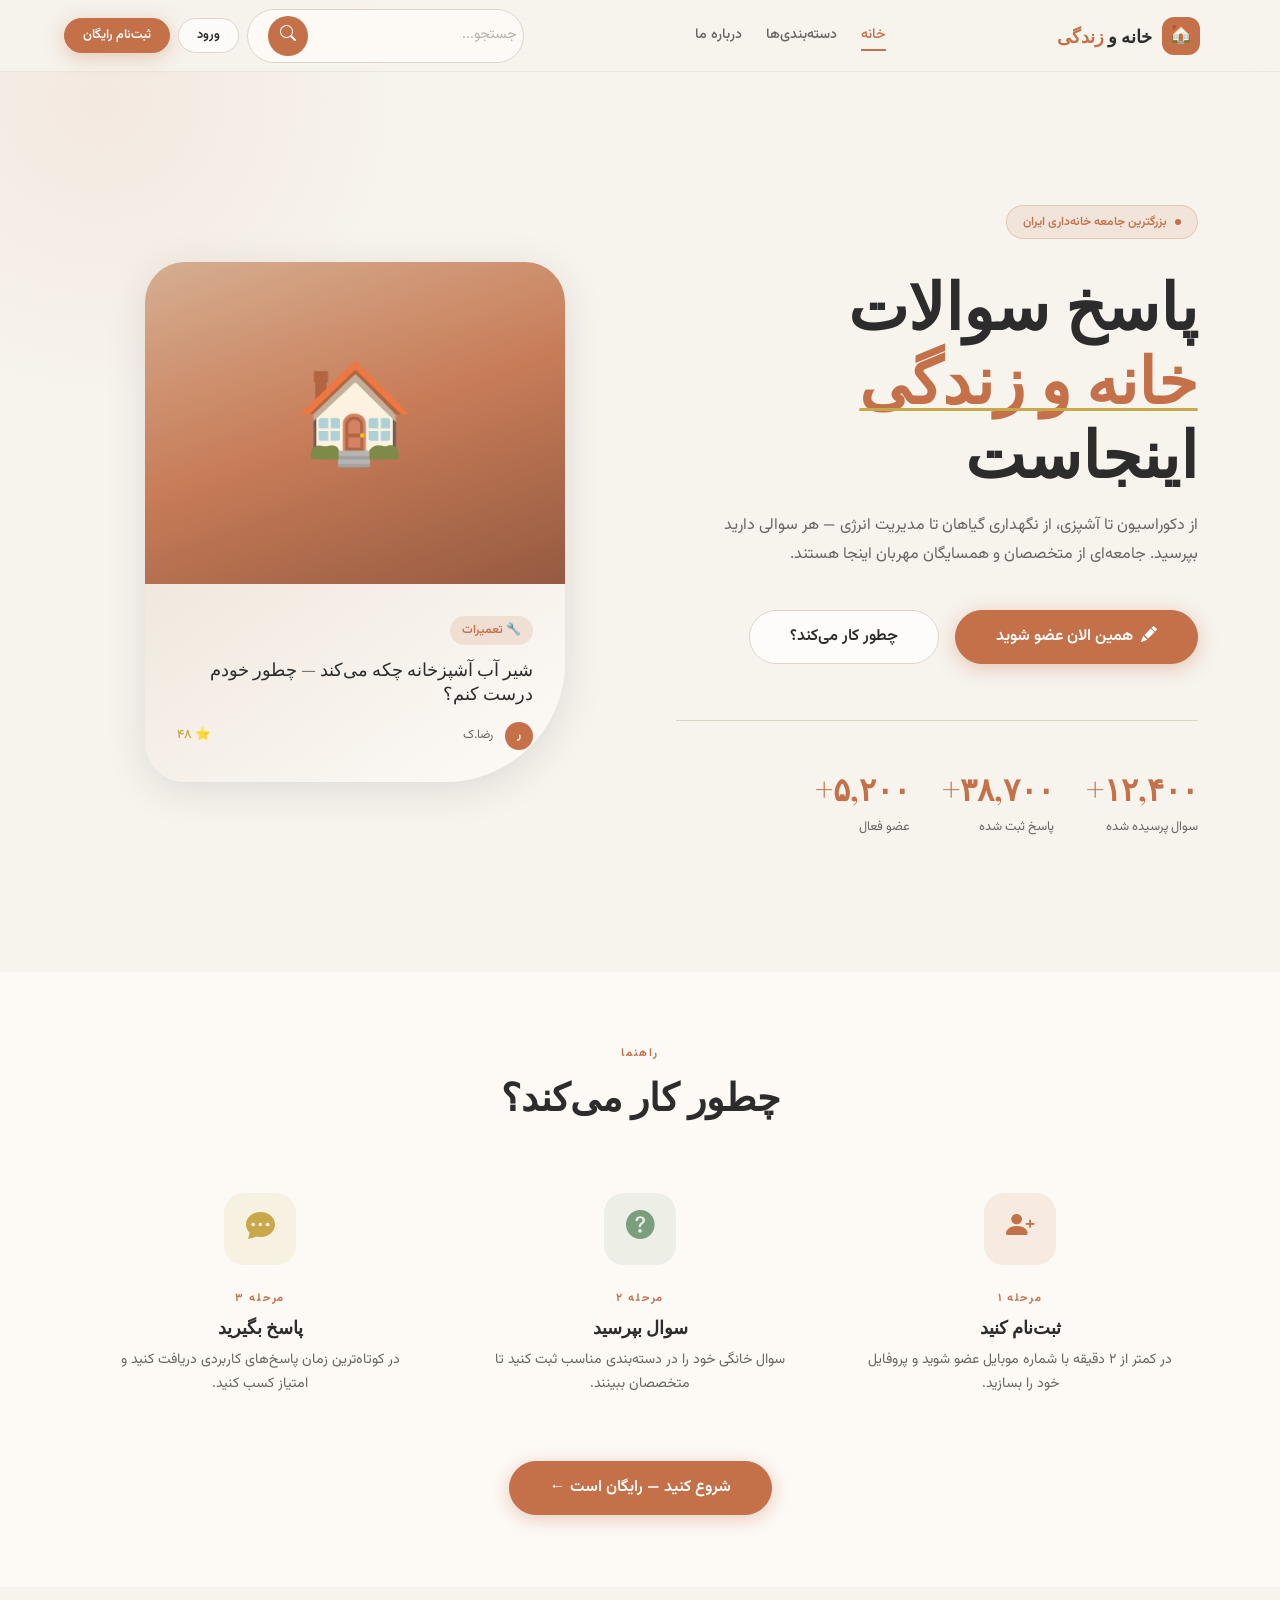
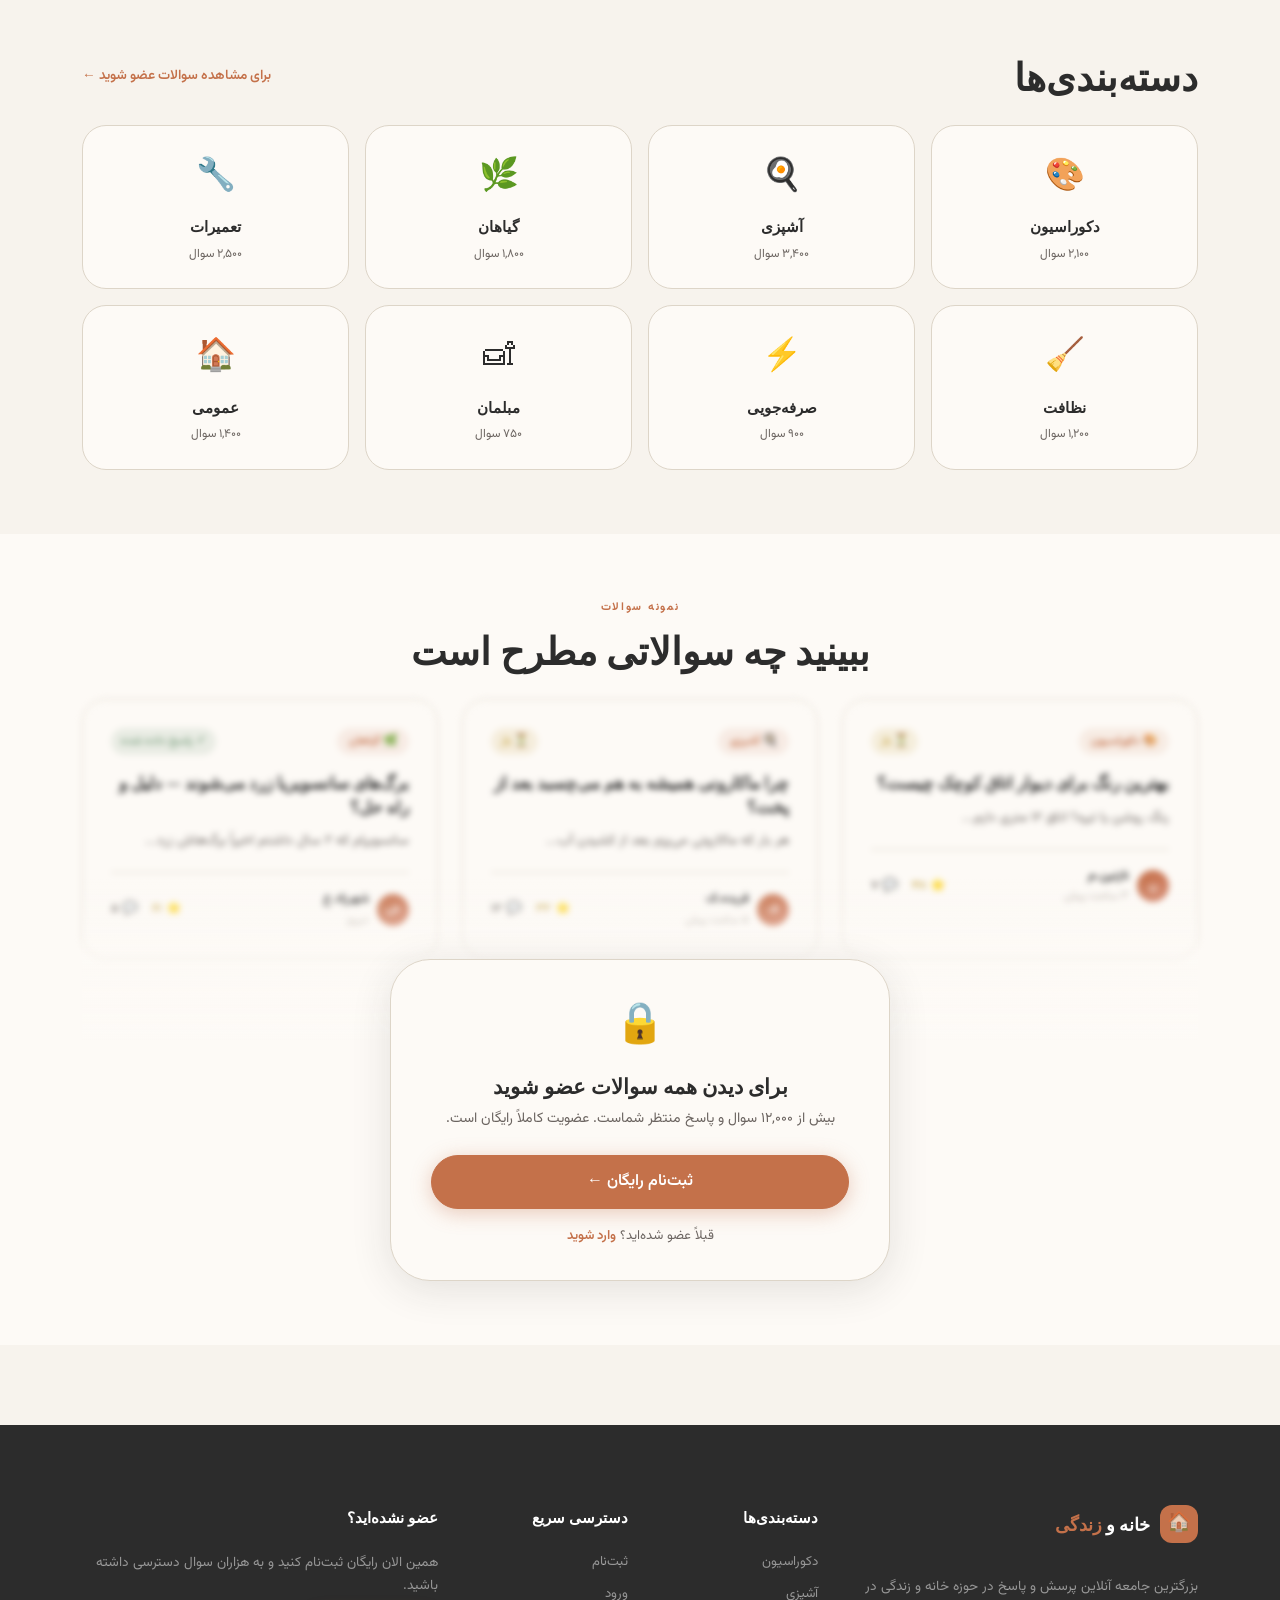
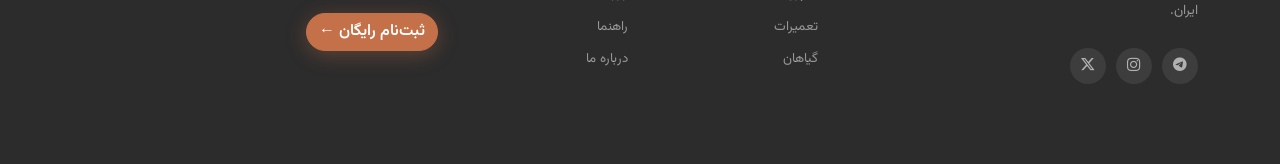
<file: index.html>
<!DOCTYPE html>
<html lang="fa" dir="rtl">
<head>
  <meta charset="UTF-8">
  <meta name="viewport" content="width=device-width, initial-scale=1.0">
  <title>پرسش و پاسخ خانه و زندگی</title>
  <link rel="icon" href="data:image/svg+xml,<svg xmlns='http://www.w3.org/2000/svg' viewBox='0 0 100 100'><text y='.9em' font-size='90'>🏠</text></svg>">
  <link href="https://cdn.jsdelivr.net/npm/bootstrap@5.3.3/dist/css/bootstrap.min.css" rel="stylesheet">
  <link href="https://cdn.jsdelivr.net/npm/bootstrap-icons@1.11.3/font/bootstrap-icons.min.css" rel="stylesheet">
  <link rel="stylesheet" href="style.css">
</head>
<body>

<!-- NAVBAR -->
<nav class="navbar navbar-expand-lg fixed-top" id="navbar">
  <div class="container-fluid px-4">
    <a href="index.html" class="nav-logo navbar-brand">
      <div class="nav-logo-icon">🏠</div>
      <div class="nav-logo-text">خانه و <span>زندگی</span></div>
    </a>

    <button class="navbar-toggler" type="button" data-bs-toggle="collapse" data-bs-target="#navMain">
      <span class="navbar-toggler-icon"></span>
    </button>

    <div class="collapse navbar-collapse" id="navMain">
      <ul class="navbar-nav mx-auto gap-lg-4">
        <li class="nav-item"><a class="nav-link active" href="index.html">خانه</a></li>
        <li class="nav-item"><a class="nav-link" href="#categories">دسته‌بندی‌ها</a></li>
        <li class="nav-item"><a class="nav-link" href="index.html">درباره ما</a></li>
      </ul>

      <div class="d-flex align-items-center gap-2 mt-3 mt-lg-0">
        <div class="search-bar d-none d-lg-flex" style="min-width:200px;">
          <input type="text" id="searchInput" placeholder="جستجو...">
          <button class="search-bar-btn"><i class="bi bi-search"></i></button>
        </div>
        <a href="login.html" class="btn btn-ghost btn-sm">ورود</a>
        <a href="register.html" class="btn btn-primary btn-sm">ثبت‌نام رایگان</a>
      </div>
    </div>
  </div>
</nav>

<!--HERO-->
<section class="hero" style="padding-top:72px;">
  <div class="container-fluid container-xl">
    <div class="row align-items-center min-vh-100">

      <!-- Content -->
      <div class="col-lg-6">
        <div class="hero-content ps-lg-4">
          <div class="hero-eyebrow">
            <span class="dot"></span>
            <span>بزرگترین جامعه خانه‌داری ایران</span>
          </div>
          <h1 class="hero-title">
            پاسخ سوالات<br>
            <span class="highlight">خانه و زندگی</span><br>
            اینجاست
          </h1>
          <p class="hero-desc">
            از دکوراسیون تا آشپزی، از نگهداری گیاهان تا مدیریت انرژی —
            هر سوالی دارید بپرسید. جامعه‌ای از متخصصان و همسایگان مهربان اینجا هستند.
          </p>
          <div class="d-flex flex-wrap gap-3">
            <a href="register.html" class="btn btn-primary btn-lg">
              <i class="bi bi-pencil-fill ms-2"></i>همین الان عضو شوید
            </a>
            <a href="#how" class="btn btn-ghost btn-lg">چطور کار می‌کند؟</a>
          </div>
          <div class="hero-stats">
            <div>
              <div class="hero-stat-num">۱۲,۴۰۰+</div>
              <div class="hero-stat-label">سوال پرسیده شده</div>
            </div>
            <div>
              <div class="hero-stat-num">۳۸,۷۰۰+</div>
              <div class="hero-stat-label">پاسخ ثبت شده</div>
            </div>
            <div>
              <div class="hero-stat-num">۵,۲۰۰+</div>
              <div class="hero-stat-label">عضو فعال</div>
            </div>
          </div>
        </div>
      </div>

      <!-- Visual card -->
      <div class="col-lg-6 d-none d-lg-block">
        <div class="hero-visual">
          <div class="hero-visual-main">
            <div class="hero-visual-bg">🏠</div>
            <div class="hero-card-content">
              <span class="hero-card-tag">🔧 تعمیرات</span>
              <div class="hero-card-q">شیر آب آشپزخانه چکه می‌کند — چطور خودم درست کنم؟</div>
              <div class="hero-card-meta">
                <div class="hero-card-avatar">ر</div>
                <span>رضا.ک</span>
                <div class="hero-card-votes">⭐ ۴۸</div>
              </div>
            </div>
          </div>
        </div>
      </div>
    </div>
  </div>
</section>

<!--HOW IT WORKS-->
<section id="how" class="py-5" style="background:var(--warm-white);">
  <div class="container py-4">
    <div class="text-center mb-5">
      <span class="label-tag d-block mb-2">راهنما</span>
      <h2 class="section-title">چطور کار می‌کند؟</h2>
    </div>
    <div class="row g-4 justify-content-center">

      <!-- مرحله ۱ -->
      <div class="col-md-4">
        <div class="text-center p-4">
          <div class="mx-auto mb-4 d-flex align-items-center justify-content-center"
               style="width:72px;height:72px;border-radius:20px;background:rgba(196,113,74,.12);">
            <i class="bi bi-person-plus-fill" style="font-size:1.8rem;color:var(--terracotta);"></i>
          </div>
          <div class="label-tag mb-2">مرحله ۱</div>
          <h4 style="font-family:var(--font-display);font-size:1.1rem;margin-bottom:10px;">ثبت‌نام کنید</h4>
          <p style="font-size:.88rem;color:var(--warm-gray);line-height:1.7;">در کمتر از ۲ دقیقه با شماره موبایل عضو شوید و پروفایل خود را بسازید.</p>
        </div>
      </div>

      <!-- مرحله ۲ -->
      <div class="col-md-4">
        <div class="text-center p-4">
          <div class="mx-auto mb-4 d-flex align-items-center justify-content-center"
               style="width:72px;height:72px;border-radius:20px;background:rgba(122,158,126,.12);">
            <i class="bi bi-question-circle-fill" style="font-size:1.8rem;color:var(--sage);"></i>
          </div>
          <div class="label-tag mb-2">مرحله ۲</div>
          <h4 style="font-family:var(--font-display);font-size:1.1rem;margin-bottom:10px;">سوال بپرسید</h4>
          <p style="font-size:.88rem;color:var(--warm-gray);line-height:1.7;">سوال خانگی خود را در دسته‌بندی مناسب ثبت کنید تا متخصصان ببینند.</p>
        </div>
      </div>

      <!-- مرحله ۳ -->
      <div class="col-md-4">
        <div class="text-center p-4">
          <div class="mx-auto mb-4 d-flex align-items-center justify-content-center"
               style="width:72px;height:72px;border-radius:20px;background:rgba(201,168,76,.12);">
            <i class="bi bi-chat-dots-fill" style="font-size:1.8rem;color:var(--gold);"></i>
          </div>
          <div class="label-tag mb-2">مرحله ۳</div>
          <h4 style="font-family:var(--font-display);font-size:1.1rem;margin-bottom:10px;">پاسخ بگیرید</h4>
          <p style="font-size:.88rem;color:var(--warm-gray);line-height:1.7;">در کوتاه‌ترین زمان پاسخ‌های کاربردی دریافت کنید و امتیاز کسب کنید.</p>
        </div>
      </div>

    </div>
    <div class="text-center mt-4">
      <a href="register.html" class="btn btn-primary btn-lg">شروع کنید — رایگان است ←</a>
    </div>
  </div>
</section>

<!--CATEGORIES-->
<section id="categories" class="py-5" style="background:var(--cream);">
  <div class="container py-3">
    <div class="d-flex align-items-center justify-content-between mb-4 flex-wrap gap-2">
      <h2 class="section-title mb-0">دسته‌بندی‌ها</h2>
      <a href="register.html" style="font-size:.85rem;color:var(--terracotta);font-weight:600;">برای مشاهده سوالات عضو شوید ←</a>
    </div>
    <div class="row g-3">

      <div class="col-6 col-md-3">
        <a href="register.html" class="question-card text-center p-4 d-block" style="text-decoration:none;">
          <div style="font-size:2rem;margin-bottom:10px;">🎨</div>
          <div style="font-family:var(--font-display);font-weight:600;font-size:.95rem;color:var(--charcoal);margin-bottom:4px;">دکوراسیون</div>
          <div style="font-size:.75rem;color:var(--warm-gray);">۲,۱۰۰ سوال</div>
        </a>
      </div>

      <div class="col-6 col-md-3">
        <a href="register.html" class="question-card text-center p-4 d-block" style="text-decoration:none;">
          <div style="font-size:2rem;margin-bottom:10px;">🍳</div>
          <div style="font-family:var(--font-display);font-weight:600;font-size:.95rem;color:var(--charcoal);margin-bottom:4px;">آشپزی</div>
          <div style="font-size:.75rem;color:var(--warm-gray);">۳,۴۰۰ سوال</div>
        </a>
      </div>

      <div class="col-6 col-md-3">
        <a href="register.html" class="question-card text-center p-4 d-block" style="text-decoration:none;">
          <div style="font-size:2rem;margin-bottom:10px;">🌿</div>
          <div style="font-family:var(--font-display);font-weight:600;font-size:.95rem;color:var(--charcoal);margin-bottom:4px;">گیاهان</div>
          <div style="font-size:.75rem;color:var(--warm-gray);">۱,۸۰۰ سوال</div>
        </a>
      </div>

      <div class="col-6 col-md-3">
        <a href="register.html" class="question-card text-center p-4 d-block" style="text-decoration:none;">
          <div style="font-size:2rem;margin-bottom:10px;">🔧</div>
          <div style="font-family:var(--font-display);font-weight:600;font-size:.95rem;color:var(--charcoal);margin-bottom:4px;">تعمیرات</div>
          <div style="font-size:.75rem;color:var(--warm-gray);">۲,۵۰۰ سوال</div>
        </a>
      </div>

      <div class="col-6 col-md-3">
        <a href="register.html" class="question-card text-center p-4 d-block" style="text-decoration:none;">
          <div style="font-size:2rem;margin-bottom:10px;">🧹</div>
          <div style="font-family:var(--font-display);font-weight:600;font-size:.95rem;color:var(--charcoal);margin-bottom:4px;">نظافت</div>
          <div style="font-size:.75rem;color:var(--warm-gray);">۱,۲۰۰ سوال</div>
        </a>
      </div>

      <div class="col-6 col-md-3">
        <a href="register.html" class="question-card text-center p-4 d-block" style="text-decoration:none;">
          <div style="font-size:2rem;margin-bottom:10px;">⚡</div>
          <div style="font-family:var(--font-display);font-weight:600;font-size:.95rem;color:var(--charcoal);margin-bottom:4px;">صرفه‌جویی</div>
          <div style="font-size:.75rem;color:var(--warm-gray);">۹۰۰ سوال</div>
        </a>
      </div>

      <div class="col-6 col-md-3">
        <a href="register.html" class="question-card text-center p-4 d-block" style="text-decoration:none;">
          <div style="font-size:2rem;margin-bottom:10px;">🛋</div>
          <div style="font-family:var(--font-display);font-weight:600;font-size:.95rem;color:var(--charcoal);margin-bottom:4px;">مبلمان</div>
          <div style="font-size:.75rem;color:var(--warm-gray);">۷۵۰ سوال</div>
        </a>
      </div>

      <div class="col-6 col-md-3">
        <a href="register.html" class="question-card text-center p-4 d-block" style="text-decoration:none;">
          <div style="font-size:2rem;margin-bottom:10px;">🏠</div>
          <div style="font-family:var(--font-display);font-weight:600;font-size:.95rem;color:var(--charcoal);margin-bottom:4px;">عمومی</div>
          <div style="font-size:.75rem;color:var(--warm-gray);">۱,۴۰۰ سوال</div>
        </a>
      </div>

    </div>
  </div>
</section>

<!--PREVIEW QUESTIONS (blurred, teaser)-->
<section class="py-5" style="background:var(--warm-white);position:relative;">
  <div class="container py-3">
    <div class="text-center mb-4">
      <span class="label-tag d-block mb-2">نمونه سوالات</span>
      <h2 class="section-title">ببینید چه سوالاتی مطرح است</h2>
    </div>

    <!-- Blurred teaser cards -->
    <div class="questions-grid" style="filter:blur(3px);pointer-events:none;user-select:none;">

      <div class="question-card">
        <div class="q-card-header">
          <span class="q-card-cat">🎨 دکوراسیون</span>
          <span class="q-card-status open">⏳ باز</span>
        </div>
        <h3 class="q-card-title">بهترین رنگ برای دیوار اتاق کوچک چیست؟</h3>
        <p class="q-card-excerpt">رنگ روشن یا تیره؟ اتاق ۱۲ متری دارم...</p>
        <div class="q-card-footer">
          <div class="q-card-user">
            <div class="q-card-avatar">ن</div>
            <div>
              <div class="q-card-username">نازنین.م</div>
              <div class="q-card-time">۳ ساعت پیش</div>
            </div>
          </div>
          <div class="q-card-stats">
            <div class="q-stat votes">⭐ <span>۴۸</span></div>
            <div class="q-stat">💬 <span>۷</span></div>
          </div>
        </div>
      </div>

      <div class="question-card">
        <div class="q-card-header">
          <span class="q-card-cat">🍳 آشپزی</span>
          <span class="q-card-status open">⏳ باز</span>
        </div>
        <h3 class="q-card-title">چرا ماکارونی همیشه به هم می‌چسبد بعد از پخت؟</h3>
        <p class="q-card-excerpt">هر بار که ماکارونی می‌پزم بعد از کشیدن آب...</p>
        <div class="q-card-footer">
          <div class="q-card-user">
            <div class="q-card-avatar">ف</div>
            <div>
              <div class="q-card-username">فریده.ک</div>
              <div class="q-card-time">۵ ساعت پیش</div>
            </div>
          </div>
          <div class="q-card-stats">
            <div class="q-stat votes">⭐ <span>۳۲</span></div>
            <div class="q-stat">💬 <span>۱۲</span></div>
          </div>
        </div>
      </div>

      <div class="question-card">
        <div class="q-card-header">
          <span class="q-card-cat">🌿 گیاهان</span>
          <span class="q-card-status answered">✓ پاسخ داده شده</span>
        </div>
        <h3 class="q-card-title">برگ‌های سانسویریا زرد می‌شوند — دلیل و راه حل؟</h3>
        <p class="q-card-excerpt">سانسویرام که ۲ سال داشتم اخیراً برگ‌هاش زرد...</p>
        <div class="q-card-footer">
          <div class="q-card-user">
            <div class="q-card-avatar">ش</div>
            <div>
              <div class="q-card-username">شهرزاد.ع</div>
              <div class="q-card-time">دیروز</div>
            </div>
          </div>
          <div class="q-card-stats">
            <div class="q-stat votes">⭐ <span>۶۱</span></div>
            <div class="q-stat">💬 <span>۵</span></div>
          </div>
        </div>
      </div>

    </div>

    <!-- Overlay CTA -->
    <div style="position:relative;margin-top:-80px;background:linear-gradient(to top,var(--warm-white) 60%,transparent);padding-top:80px;text-align:center;z-index:2;">
      <div style="background:var(--warm-white);border:1px solid var(--border);border-radius:var(--radius-xl);padding:32px 40px;max-width:500px;margin:0 auto;box-shadow:var(--shadow-card);">
        <div style="font-size:2.5rem;margin-bottom:12px;">🔒</div>
        <h3 style="font-family:var(--font-display);font-size:1.3rem;margin-bottom:8px;">برای دیدن همه سوالات عضو شوید</h3>
        <p style="font-size:.88rem;color:var(--warm-gray);margin-bottom:24px;">بیش از ۱۲,۰۰۰ سوال و پاسخ منتظر شماست. عضویت کاملاً رایگان است.</p>
        <a href="register.html" class="btn btn-primary btn-lg" style="width:100%;justify-content:center;">ثبت‌نام رایگان ←</a>
        <div class="mt-3" style="font-size:.82rem;color:var(--warm-gray);">قبلاً عضو شده‌اید؟ <a href="login.html" style="color:var(--terracotta);font-weight:600;">وارد شوید</a></div>
      </div>
    </div>
  </div>
</section>

<!--FOOTER -->
<footer class="footer">
  <div class="container">
    <div class="row g-4 mb-5">
      <div class="col-lg-4">
        <a href="index.html" class="nav-logo d-inline-flex mb-3">
          <div class="nav-logo-icon">🏠</div>
          <div class="nav-logo-text" style="color:#fff;">خانه و <span>زندگی</span></div>
        </a>
        <p class="footer-brand-desc">بزرگترین جامعه آنلاین پرسش و پاسخ در حوزه خانه و زندگی در ایران.</p>
        <div class="footer-social">
          <a href="#" class="social-btn"><i class="bi bi-telegram"></i></a>
          <a href="#" class="social-btn"><i class="bi bi-instagram"></i></a>
          <a href="#" class="social-btn"><i class="bi bi-twitter-x"></i></a>
        </div>
      </div>
      <div class="col-6 col-lg-2">
        <div class="footer-col-title">دسته‌بندی‌ها</div>
        <div class="footer-links">
          <a href="register.html">دکوراسیون</a>
          <a href="register.html">آشپزی</a>
          <a href="register.html">تعمیرات</a>
          <a href="register.html">گیاهان</a>
        </div>
      </div>
      <div class="col-6 col-lg-2">
        <div class="footer-col-title">دسترسی سریع</div>
        <div class="footer-links">
          <a href="register.html">ثبت‌نام</a>
          <a href="login.html">ورود</a>
          <a href="#how">راهنما</a>
          <a href="#about">درباره ما</a>
        </div>
      </div>
      <div class="col-lg-4">
        <div class="footer-col-title">عضو نشده‌اید؟</div>
        <p style="font-size:.85rem;color:rgba(255,255,255,.5);margin-bottom:16px;">همین الان رایگان ثبت‌نام کنید و به هزاران سوال دسترسی داشته باشید.</p>
        <a href="register.html" class="btn btn-primary">ثبت‌نام رایگان ←</a>
      </div>
    </div>
  </div>
</footer>

<div class="toast-container"></div>
<script src="https://cdn.jsdelivr.net/npm/bootstrap@5.3.3/dist/js/bootstrap.bundle.min.js"></script>
<script src="app.js"></script>

</body>
</html>
</file>
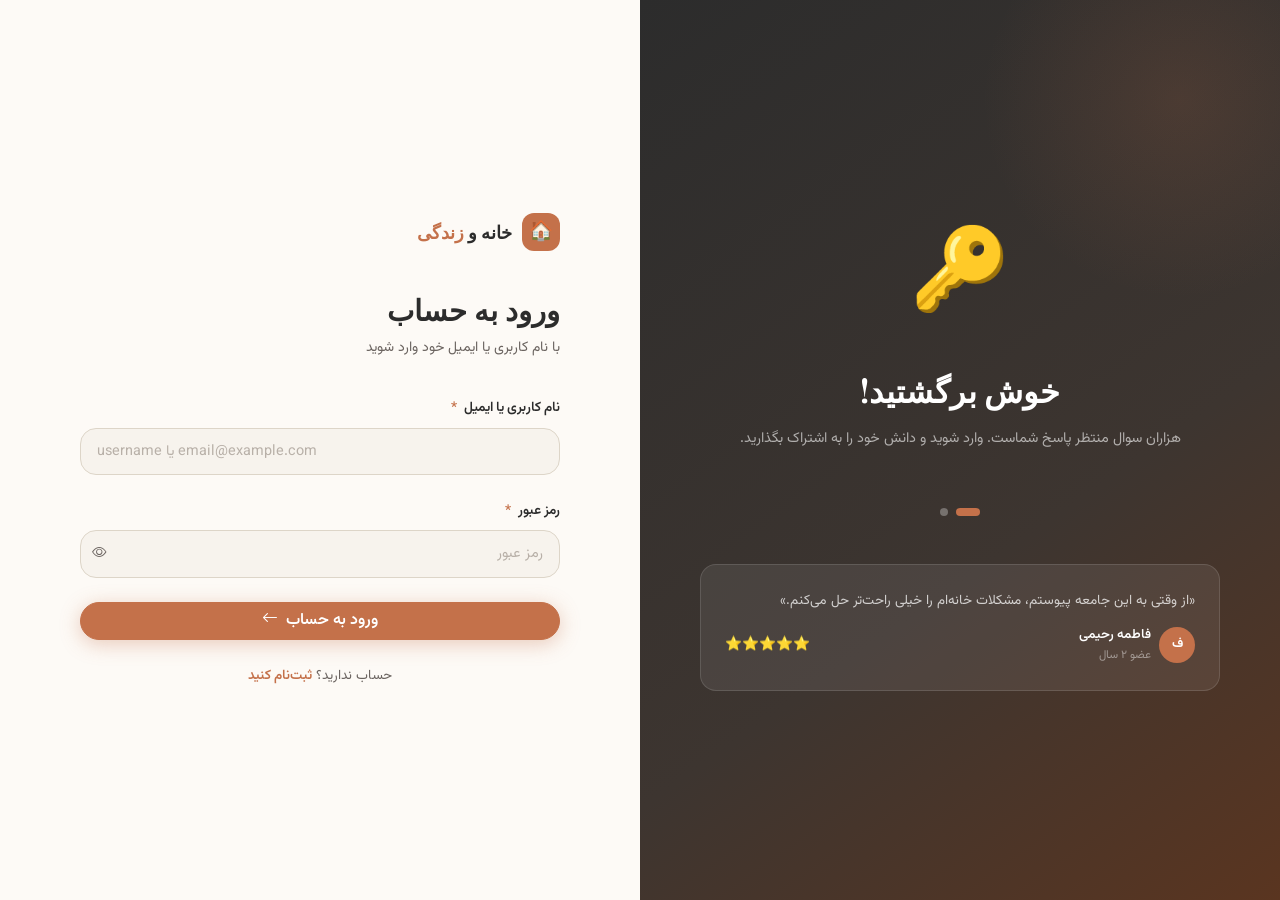
<file: login.html>
<!DOCTYPE html>
<html lang="fa" dir="rtl">
<head>
  <meta charset="UTF-8">
  <meta name="viewport" content="width=device-width, initial-scale=1.0">
  <title>ورود — خانه و زندگی</title>
  <link rel="icon" href="data:image/svg+xml,<svg xmlns='http://www.w3.org/2000/svg' viewBox='0 0 100 100'><text y='.9em' font-size='90'>🏠</text></svg>">
  <!-- Bootstrap 5 (CDN) -->
  <link href="https://cdn.jsdelivr.net/npm/bootstrap@5.3.3/dist/css/bootstrap.min.css" rel="stylesheet">
  <link href="https://cdn.jsdelivr.net/npm/bootstrap-icons@1.11.3/font/bootstrap-icons.min.css" rel="stylesheet">
  <link rel="stylesheet" href="style.css">
</head>
<body>

<div class="auth-page">

  <!-- ══ ستون تصویری سمت راست (فقط جنبه بصری) ══ -->
  <div class="auth-visual">
    <div class="auth-visual-emoji" style="animation-delay:.2s;">🔑</div>
    <h2 class="auth-visual-title">خوش برگشتید!</h2>
    <p class="auth-visual-desc">هزاران سوال منتظر پاسخ شماست. وارد شوید و دانش خود را به اشتراک بگذارید.</p>
    <div class="auth-dots">
      <div class="auth-dot active"></div>
      <div class="auth-dot"></div>
    </div>
    <div class="mt-5 w-100" style="background:rgba(255,255,255,.08);border:1px solid rgba(255,255,255,.12);border-radius:16px;padding:24px;text-align:right;">
      <p style="color:rgba(255,255,255,.75);font-size:.85rem;line-height:1.7;margin-bottom:12px;">
        «از وقتی به این جامعه پیوستم، مشکلات خانه‌ام را خیلی راحت‌تر حل می‌کنم.»
      </p>
      <div class="d-flex align-items-center gap-2">
        <div style="width:36px;height:36px;background:var(--terracotta);border-radius:50%;display:flex;align-items:center;justify-content:center;color:#fff;font-weight:700;font-size:.8rem;">ف</div>
        <div>
          <div style="color:#fff;font-size:.82rem;font-weight:600;">فاطمه رحیمی</div>
          <div style="color:rgba(255,255,255,.45);font-size:.72rem;">عضو ۲ سال</div>
        </div>
        <div class="me-auto" style="color:var(--gold-light);font-size:.85rem;">⭐⭐⭐⭐⭐</div>
      </div>
    </div>
  </div>

  <!--  فرم ورود -->
  <div class="auth-form-area">
    <div class="auth-logo">
      <a href="index.html" class="nav-logo">
        <div class="nav-logo-icon">🏠</div>
        <div class="nav-logo-text">خانه و <span>زندگی</span></div>
      </a>
    </div>

    <h1 class="auth-title">ورود به حساب</h1>
    <p class="auth-subtitle">با نام کاربری یا ایمیل خود وارد شوید</p>

    <!-- فرم ورود: نام‌کاربری/ایمیل + رمز عبور -->
    <div id="loginForm">
      <div class="form-group">
        <label class="form-label">نام کاربری یا ایمیل <span>*</span></label>
        <input type="text" id="lIdentifier" class="form-control" placeholder="username یا email@example.com" style="direction:ltr;">
        <div class="form-error" id="e_lIdentifier" style="display:none;">این فیلد الزامی است</div>
      </div>
      <div class="form-group">
        <label class="form-label">رمز عبور <span>*</span></label>
        <div class="position-relative">
          <input type="password" id="lPass" class="form-control" placeholder="رمز عبور" style="padding-left:44px;">
          <button type="button" class="btn-pass-toggle" onclick="toggleLPass()">
            <i class="bi bi-eye" id="lPassIco"></i>
          </button>
        </div>
        <div class="form-error" id="e_lPass" style="display:none;">رمز عبور الزامی است</div>
      </div>

      <button class="btn btn-primary w-100" onclick="loginSubmit()">
        ورود به حساب <i class="bi bi-arrow-left me-1"></i>
      </button>
    </div>

    <div class="auth-switch mt-4">
      حساب ندارید؟ <a href="register.html">ثبت‌نام کنید</a>
    </div>
  </div>
</div>

<div class="toast-container"></div>
<script src="https://cdn.jsdelivr.net/npm/bootstrap@5.3.3/dist/js/bootstrap.bundle.min.js"></script>
<script src="app.js"></script>
<script>
// ── ارسال فرم ورود به auth.php (action=login) ──
function loginSubmit() {
  const identifier = document.getElementById('lIdentifier').value.trim();
  const pass = document.getElementById('lPass').value;
  let ok = true;

  if (!identifier) { document.getElementById('e_lIdentifier').style.display = 'block'; ok = false; }
  else document.getElementById('e_lIdentifier').style.display = 'none';
  if (!pass) { document.getElementById('e_lPass').style.display = 'block'; ok = false; }
  else document.getElementById('e_lPass').style.display = 'none';
  if (!ok) return;

  fetch('../php/auth.php', {
    method: 'POST',
    headers: { 'Content-Type': 'application/x-www-form-urlencoded' },
    body: `action=login&identifier=${encodeURIComponent(identifier)}&password=${encodeURIComponent(pass)}`
  })
  .then(r => r.json())
  .then(data => {
    if (data.success) {
      showToast('خوش آمدید! 🏠', 'success');
      setTimeout(() => window.location.href = 'questions.html', 1200);
    } else {
      showToast(data.message || 'نام کاربری یا رمز اشتباه است', 'error');
    }
  })
  .catch(() => showToast('خطا در ارتباط با سرور', 'error'));
}

function toggleLPass() {
  const inp = document.getElementById('lPass');
  const ico = document.getElementById('lPassIco');
  inp.type = inp.type === 'password' ? 'text' : 'password';
  ico.className = inp.type === 'password' ? 'bi bi-eye' : 'bi bi-eye-slash';
}
</script>
<style>
.btn-pass-toggle {
  position:absolute;left:12px;top:50%;transform:translateY(-50%);
  background:none;border:none;cursor:pointer;color:var(--warm-gray);font-size:.9rem;padding:0;
}
.btn-pass-toggle:hover{color:var(--terracotta);}
</style>
</body>
</html>
</file>
<file: style.css>
@import url('https://fonts.googleapis.com/css2?family=Playfair+Display:ital,wght@0,400;0,600;0,700;1,400&family=Vazirmatn:wght@300;400;500;600;700&display=swap');
:root {
  --cream:#F7F3ED; --warm-white:#FDFAF6; --sand:#E8DDD0;
  --terracotta:#C4714A; --terracotta-light:#D4846A; --terracotta-dark:#A85A38;
  --sage:#7A9E7E; --sage-light:#A8C4A2;
  --charcoal:#2C2C2C; --warm-gray:#6B6460; --light-gray:#B8B0A8;
  --gold:#C9A84C; --gold-light:#E8CC80; --border:#DDD5C8;
  --font-display:'Playfair Display',serif; --font-body:'Vazirmatn',sans-serif;
  --radius-sm:8px; --radius-md:16px; --radius-lg:24px; --radius-xl:40px;
  --shadow-soft:0 4px 24px rgba(44,44,44,0.08);
  --shadow-card:0 8px 40px rgba(44,44,44,0.12);
  --shadow-hover:0 16px 60px rgba(196,113,74,0.18);
  --transition:all 0.3s cubic-bezier(0.4,0,0.2,1);
  /* Bootstrap overrides */
  --bs-primary:#C4714A; --bs-primary-rgb:196,113,74;
  --bs-body-bg:#F7F3ED; --bs-body-color:#2C2C2C;
  --bs-body-font-family:'Vazirmatn',sans-serif;
  --bs-border-color:#DDD5C8;
  --bs-link-color:#C4714A; --bs-link-hover-color:#A85A38;
}
*,*::before,*::after{box-sizing:border-box;margin:0;padding:0}
html{scroll-behavior:smooth;font-size:16px}
body{font-family:var(--font-body);background-color:var(--cream);color:var(--charcoal);direction:rtl;line-height:1.7;overflow-x:hidden}
a{text-decoration:none;color:inherit}
img{max-width:100%;display:block}
button{cursor:pointer;border:none;background:none;font-family:var(--font-body)}
input,textarea,select{font-family:var(--font-body)}
ul{list-style:none;padding:0;margin:0}
::-webkit-scrollbar{width:6px}
::-webkit-scrollbar-track{background:var(--cream)}
::-webkit-scrollbar-thumb{background:var(--terracotta-light);border-radius:10px}
h1,h2,h3,h4{font-family:var(--font-display);line-height:1.3;font-weight:700}
.section-title{font-family:var(--font-display);font-size:clamp(1.6rem,3vw,2.4rem);color:var(--charcoal);font-weight:600}
.label-tag{font-size:0.7rem;font-weight:700;letter-spacing:0.15em;text-transform:uppercase;color:var(--terracotta)}

/* Bootstrap btn overrides */
.btn{border-radius:var(--radius-xl);font-family:var(--font-body);font-weight:600;transition:var(--transition)}
.btn-primary{background-color:var(--terracotta)!important;border-color:var(--terracotta)!important;color:#fff!important;box-shadow:0 4px 20px rgba(196,113,74,.35)!important}
.btn-primary:hover,.btn-primary:focus{background-color:var(--terracotta-dark)!important;border-color:var(--terracotta-dark)!important;transform:translateY(-2px)}
.btn-outline-primary{color:var(--terracotta)!important;border-color:var(--terracotta)!important}
.btn-outline-primary:hover,.btn-outline-primary.active{background-color:var(--terracotta)!important;color:#fff!important}
.btn-secondary{background-color:transparent!important;border-color:var(--terracotta)!important;color:var(--terracotta)!important}
.btn-secondary:hover{background-color:var(--terracotta)!important;color:#fff!important;transform:translateY(-2px)}
.btn-success,.bg-success{background-color:var(--sage)!important;border-color:var(--sage)!important}
.text-success{color:var(--sage)!important}
.btn-warning,.bg-warning{background-color:var(--gold)!important;border-color:var(--gold)!important;color:var(--charcoal)!important}
.text-warning{color:var(--gold)!important}
.btn-dark,.bg-dark{background-color:var(--charcoal)!important;border-color:var(--charcoal)!important}
.text-muted,.text-secondary{color:var(--warm-gray)!important}
.text-dark{color:var(--charcoal)!important}
.form-control:focus,.form-select:focus{border-color:var(--terracotta)!important;box-shadow:0 0 0 3px rgba(196,113,74,.15)!important}
.form-check-input:checked{background-color:var(--terracotta)!important;border-color:var(--terracotta)!important}
.badge.bg-primary{background-color:var(--terracotta)!important}
.badge.bg-success{background-color:var(--sage)!important}
.badge.bg-warning{background-color:var(--gold)!important;color:var(--charcoal)!important}
.page-link{color:var(--terracotta)}
.page-link:hover{color:var(--terracotta-dark);background-color:var(--sand);border-color:var(--border)}
.page-item.active .page-link{background-color:var(--terracotta);border-color:var(--terracotta)}
.nav-tabs .nav-link{color:var(--warm-gray)}
.nav-tabs .nav-link.active{color:var(--terracotta)!important;border-color:var(--border) var(--border) var(--warm-white)!important}
.nav-tabs .nav-link:hover{color:var(--terracotta)}
.progress-bar{background-color:var(--terracotta)!important}
.alert-primary{background:rgba(196,113,74,.1);border-color:rgba(196,113,74,.25);color:var(--terracotta-dark)}
.alert-success{background:rgba(122,158,126,.12);border-color:rgba(122,158,126,.3);color:#4a7a4e}
.card{background-color:var(--warm-white);border-color:var(--border);border-radius:var(--radius-lg)}
.card-header{background-color:var(--sand);border-bottom-color:var(--border);font-family:var(--font-display);font-weight:600}
.dropdown-menu{border-color:var(--border);border-radius:var(--radius-md);box-shadow:var(--shadow-card)}
.dropdown-item:hover{background-color:rgba(196,113,74,.08);color:var(--terracotta)}
.dropdown-item.active{background-color:var(--terracotta)}
.modal-content{background-color:var(--warm-white);border:none;border-radius:var(--radius-xl)}
.modal-header{border-bottom-color:var(--border);font-family:var(--font-display)}
.modal-footer{border-top-color:var(--border)}
.spinner-border{color:var(--terracotta)!important}
.invalid-feedback{color:#C0392B;font-size:.78rem}
.valid-feedback{color:var(--sage);font-size:.78rem}
.was-validated .form-control:invalid,.form-control.is-invalid{border-color:#C0392B!important;box-shadow:none!important}
.was-validated .form-control:valid,.form-control.is-valid{border-color:var(--sage)!important;box-shadow:none!important}

/* gold + ghost btns */
.btn-gold{background:linear-gradient(135deg,var(--gold),var(--gold-light));color:var(--charcoal);border:none;font-weight:700;box-shadow:0 4px 20px rgba(201,168,76,.35)}
.btn-gold:hover{transform:translateY(-2px);box-shadow:0 8px 30px rgba(201,168,76,.45);color:var(--charcoal)}
.btn-ghost{background:rgba(255,255,255,.7);color:var(--charcoal);backdrop-filter:blur(8px);border:1px solid var(--border)}
.btn-ghost:hover{background:#fff;box-shadow:var(--shadow-soft);color:var(--charcoal)}
.btn-lg{padding:14px 40px;font-size:1rem}
.btn-sm{padding:7px 18px;font-size:.8rem}

/* NAVBAR */
.navbar{background:rgba(247,243,237,.9)!important;backdrop-filter:blur(20px);border-bottom:1px solid rgba(232,221,208,.6)!important;padding:0 40px;height:72px;transition:var(--transition)}
.navbar.scrolled{height:60px;box-shadow:var(--shadow-soft)}
.nav-logo{display:flex;align-items:center;gap:10px;text-decoration:none}
.nav-logo-icon{width:38px;height:38px;background:var(--terracotta);border-radius:12px;display:flex;align-items:center;justify-content:center;font-size:1.2rem}
.nav-logo-text{font-family:var(--font-display);font-size:1.15rem;font-weight:700;color:var(--charcoal)}
.nav-logo-text span{color:var(--terracotta)}
.navbar-nav .nav-link{font-size:.88rem;font-weight:500;color:var(--warm-gray)!important;padding:0!important;position:relative;transition:var(--transition)}
.navbar-nav .nav-link::after{content:'';position:absolute;bottom:-4px;right:0;width:0;height:2px;background:var(--terracotta);transition:var(--transition)}
.navbar-nav .nav-link:hover,.navbar-nav .nav-link.active{color:var(--terracotta)!important}
.navbar-nav .nav-link:hover::after,.navbar-nav .nav-link.active::after{width:100%}
.navbar-toggler{border-color:var(--border)!important}
.navbar-toggler-icon{background-image:url("data:image/svg+xml,%3csvg xmlns='http://www.w3.org/2000/svg' viewBox='0 0 30 30'%3e%3cpath stroke='%23C4714A' stroke-linecap='round' stroke-width='2' d='M4 7h22M4 15h22M4 23h22'/%3e%3c/svg%3e")!important}
.nav-avatar{width:38px;height:38px;border-radius:50%;background:var(--terracotta);color:#fff;display:flex;align-items:center;justify-content:center;font-weight:700;font-size:.85rem;cursor:pointer;transition:var(--transition);border:2px solid transparent;overflow:hidden;text-decoration:none}
.nav-avatar:hover{border-color:var(--terracotta);transform:scale(1.05);color:#fff}
.nav-avatar img{width:100%;height:100%;object-fit:cover}
.nav-notification{position:relative;width:38px;height:38px;display:flex;align-items:center;justify-content:center;border-radius:50%;background:var(--warm-white);border:1px solid var(--border);cursor:pointer;transition:var(--transition);font-size:1rem;color:var(--warm-gray)}
.nav-notification:hover{background:#fff;color:var(--charcoal)}
.notif-badge{position:absolute;top:6px;left:6px;width:8px;height:8px;background:var(--terracotta);border-radius:50%;border:2px solid var(--cream)}
.search-bar{display:flex;align-items:center;background:var(--warm-white);border:1.5px solid var(--border);border-radius:var(--radius-xl);padding:6px 6px 6px 20px;gap:12px;transition:var(--transition)}
.search-bar:focus-within{border-color:var(--terracotta);box-shadow:0 0 0 3px rgba(196,113,74,.1)}
.search-bar input{flex:1;border:none;background:transparent;outline:none;font-size:.9rem;color:var(--charcoal);direction:rtl}
.search-bar input::placeholder{color:var(--light-gray)}
.search-bar-btn{width:40px;height:40px;border-radius:var(--radius-xl);background:var(--terracotta);color:#fff;display:flex;align-items:center;justify-content:center;font-size:1rem;border:none;cursor:pointer;transition:var(--transition)}
.search-bar-btn:hover{background:var(--terracotta-dark)}

/* HERO */
.hero{min-height:100vh;padding-top:72px;position:relative;overflow:hidden}
.hero::before{content:'';position:absolute;top:-200px;left:-200px;width:600px;height:600px;background:radial-gradient(circle,rgba(196,113,74,.08) 0%,transparent 70%);pointer-events:none}
.hero-content{padding:80px 0 80px 40px;animation:fadeInUp .8s ease forwards}
.hero-eyebrow{display:inline-flex;align-items:center;gap:8px;background:rgba(196,113,74,.1);border:1px solid rgba(196,113,74,.25);padding:6px 16px;border-radius:var(--radius-xl);margin-bottom:28px}
.hero-eyebrow span{font-size:.75rem;font-weight:600;color:var(--terracotta)}
.hero-eyebrow .dot{width:6px;height:6px;border-radius:50%;background:var(--terracotta);animation:pulse 2s ease infinite}
@keyframes pulse{0%,100%{opacity:1;transform:scale(1)}50%{opacity:.5;transform:scale(.8)}}
.hero-title{font-family:var(--font-display);font-size:clamp(2.5rem,5vw,4.2rem);font-weight:700;line-height:1.15;margin-bottom:24px;color:var(--charcoal)}
.hero-title .highlight{color:var(--terracotta);position:relative;display:inline-block}
.hero-title .highlight::after{content:'';position:absolute;bottom:4px;left:0;right:0;height:3px;background:var(--gold);border-radius:2px;transform:scaleX(0);animation:drawLine .8s .8s ease forwards}
@keyframes drawLine{to{transform:scaleX(1)}}
.hero-desc{font-size:1rem;color:var(--warm-gray);line-height:1.8;margin-bottom:40px;max-width:480px}
.hero-stats{display:flex;gap:32px;margin-top:56px;padding-top:40px;border-top:1px solid var(--border)}
.hero-stat-num{font-family:var(--font-display);font-size:2rem;font-weight:700;color:var(--terracotta)}
.hero-stat-label{font-size:.8rem;color:var(--warm-gray);margin-top:2px}
.hero-visual{position:relative;height:100vh;animation:fadeInRight .8s .2s ease both}
.hero-visual-main{position:absolute;top:50%;left:50%;transform:translate(-50%,-50%);width:420px;height:520px;background:linear-gradient(145deg,var(--sand),var(--warm-white));border-radius:40px 40px 120px 40px;overflow:hidden;box-shadow:var(--shadow-card);display:flex;flex-direction:column;justify-content:flex-end;padding:32px}
.hero-visual-bg{position:absolute;top:0;left:0;right:0;height:62%;background:linear-gradient(160deg,#D4A98A 0%,#C4714A 50%,#8B4A2F 100%);display:flex;align-items:center;justify-content:center;font-size:6rem;opacity:.9}
.hero-card-content{position:relative;z-index:2}
.hero-card-tag{background:rgba(196,113,74,.15);color:var(--terracotta);padding:4px 12px;border-radius:20px;font-size:.75rem;font-weight:600;display:inline-block;margin-bottom:12px}
.hero-card-q{font-family:var(--font-display);font-size:1.1rem;color:var(--charcoal);margin-bottom:16px;line-height:1.4}
.hero-card-meta{display:flex;align-items:center;gap:12px;font-size:.78rem;color:var(--warm-gray)}
.hero-card-avatar{width:28px;height:28px;border-radius:50%;background:var(--terracotta);color:#fff;display:flex;align-items:center;justify-content:center;font-size:.7rem;font-weight:700}
.hero-card-votes{margin-right:auto;display:flex;align-items:center;gap:4px;color:var(--gold);font-weight:600}

/* CATEGORIES */
.categories-section{padding:60px 0}
.categories-scroll{display:flex;gap:12px;overflow-x:auto;padding-bottom:8px;scrollbar-width:none}
.categories-scroll::-webkit-scrollbar{display:none}
.category-pill{display:flex;align-items:center;gap:8px;padding:10px 20px;border-radius:var(--radius-xl);font-size:.85rem;font-weight:500;white-space:nowrap;cursor:pointer;transition:var(--transition);border:1.5px solid var(--border);background:var(--warm-white);color:var(--warm-gray)}
.category-pill:hover,.category-pill.active{background:var(--terracotta);color:#fff;border-color:var(--terracotta);box-shadow:0 4px 16px rgba(196,113,74,.3);transform:translateY(-2px)}
.category-pill .pill-count{background:rgba(0,0,0,.1);padding:2px 8px;border-radius:20px;font-size:.72rem;font-weight:600}
.category-pill.active .pill-count{background:rgba(255,255,255,.25)}

/* QUESTION CARDS */
.questions-grid{display:grid;grid-template-columns:repeat(auto-fill,minmax(340px,1fr));gap:24px}
.question-card{background:var(--warm-white);border:1px solid var(--border);border-radius:var(--radius-lg);padding:28px;transition:var(--transition);position:relative;overflow:hidden;cursor:pointer;display:block;text-decoration:none;color:inherit}
.question-card::before{content:'';position:absolute;top:0;right:0;width:4px;height:0;background:var(--terracotta);transition:height .3s ease}
.question-card:hover{box-shadow:var(--shadow-hover);transform:translateY(-4px);border-color:rgba(196,113,74,.3);color:inherit}
.question-card:hover::before{height:100%}
.q-card-header{display:flex;align-items:flex-start;justify-content:space-between;gap:12px;margin-bottom:16px}
.q-card-cat{padding:4px 12px;border-radius:var(--radius-xl);font-size:.72rem;font-weight:600;background:rgba(196,113,74,.1);color:var(--terracotta);white-space:nowrap}
.q-card-status{font-size:.72rem;font-weight:600;padding:4px 10px;border-radius:var(--radius-xl)}
.q-card-status.answered{background:rgba(122,158,126,.15);color:var(--sage)}
.q-card-status.open{background:rgba(201,168,76,.15);color:var(--gold)}
.q-card-title{font-family:var(--font-display);font-size:1.05rem;font-weight:600;color:var(--charcoal);line-height:1.4;margin-bottom:12px;display:-webkit-box;-webkit-line-clamp:2;-webkit-box-orient:vertical;overflow:hidden}
.q-card-excerpt{font-size:.85rem;color:var(--warm-gray);line-height:1.6;margin-bottom:20px;display:-webkit-box;-webkit-line-clamp:2;-webkit-box-orient:vertical;overflow:hidden}
.q-card-footer{display:flex;align-items:center;gap:12px;padding-top:16px;border-top:1px solid var(--border)}
.q-card-user{display:flex;align-items:center;gap:8px;flex:1}
.q-card-avatar{width:32px;height:32px;border-radius:50%;background:linear-gradient(135deg,var(--terracotta),var(--terracotta-light));color:#fff;display:flex;align-items:center;justify-content:center;font-size:.72rem;font-weight:700;overflow:hidden;flex-shrink:0}
.q-card-avatar img{width:100%;height:100%;object-fit:cover}
.q-card-username{font-size:.8rem;font-weight:600;color:var(--charcoal)}
.q-card-time{font-size:.72rem;color:var(--light-gray)}
.q-card-stats{display:flex;gap:14px}
.q-stat{display:flex;align-items:center;gap:4px;font-size:.78rem;color:var(--warm-gray);font-weight:500}
.q-stat.votes{color:var(--gold)}

/* FEATURED */
.featured-card{background:linear-gradient(145deg,var(--charcoal) 0%,#3D3530 100%);border-radius:var(--radius-xl);padding:48px;position:relative;overflow:hidden;color:#fff;margin-bottom:40px}
.featured-card::before{content:'🏠';position:absolute;top:-20px;left:-20px;font-size:8rem;opacity:.05}
.featured-card::after{content:'';position:absolute;top:0;right:0;width:300px;height:300px;background:radial-gradient(circle,rgba(196,113,74,.2) 0%,transparent 70%);pointer-events:none}
.featured-label{display:inline-flex;align-items:center;gap:6px;background:rgba(201,168,76,.2);border:1px solid rgba(201,168,76,.4);color:var(--gold-light);padding:5px 14px;border-radius:var(--radius-xl);font-size:.75rem;font-weight:600;margin-bottom:20px}
.featured-title{font-family:var(--font-display);font-size:clamp(1.4rem,3vw,2rem);font-weight:700;color:#fff;margin-bottom:16px;line-height:1.3}
.featured-desc{color:rgba(255,255,255,.65);font-size:.9rem;line-height:1.7;max-width:600px;margin-bottom:28px}
.featured-footer{display:flex;align-items:center;gap:24px;flex-wrap:wrap}

/* SIDEBAR */
.sidebar-card{background:var(--warm-white);border:1px solid var(--border);border-radius:var(--radius-lg);padding:24px;margin-bottom:20px}
.sidebar-title{font-family:var(--font-display);font-size:1rem;font-weight:600;color:var(--charcoal);margin-bottom:16px;padding-bottom:12px;border-bottom:1px solid var(--border)}
.top-user{display:flex;align-items:center;gap:12px;padding:10px 0;border-bottom:1px solid var(--sand);transition:var(--transition)}
.top-user:last-child{border-bottom:none}
.top-user:hover{padding-right:6px}
.top-user-rank{width:24px;font-size:.78rem;font-weight:700;color:var(--light-gray);text-align:center}
.top-user-rank.gold{color:var(--gold)}
.top-user-rank.silver{color:#A8A8A8}
.top-user-rank.bronze{color:#CD7F32}
.top-user-avatar{width:36px;height:36px;border-radius:50%;background:linear-gradient(135deg,var(--terracotta),var(--terracotta-light));color:#fff;display:flex;align-items:center;justify-content:center;font-size:.75rem;font-weight:700;overflow:hidden;flex-shrink:0}
.top-user-avatar img{width:100%;height:100%;object-fit:cover}
.top-user-name{font-size:.85rem;font-weight:600;color:var(--charcoal);flex:1}
.top-user-pts{font-size:.78rem;font-weight:700;color:var(--terracotta)}
.tag-cloud{display:flex;flex-wrap:wrap;gap:8px}
.tag-item{padding:5px 12px;background:var(--sand);border-radius:var(--radius-xl);font-size:.78rem;color:var(--warm-gray);cursor:pointer;transition:var(--transition)}
.tag-item:hover{background:var(--terracotta);color:#fff}

/* FILTER */
.filter-bar{display:flex;align-items:center;gap:12px;padding:20px 0;border-bottom:1px solid var(--border);margin-bottom:28px;flex-wrap:wrap}
.filter-group{display:flex;gap:6px}
.filter-btn{padding:7px 16px;border-radius:var(--radius-xl);font-size:.8rem;font-weight:500;border:1px solid var(--border);background:transparent;color:var(--warm-gray);cursor:pointer;transition:var(--transition);font-family:var(--font-body)}
.filter-btn.active,.filter-btn:hover{background:var(--terracotta);color:#fff;border-color:var(--terracotta)}
.filter-count{font-size:.85rem;color:var(--warm-gray);margin-right:auto}

/* FORMS */
.form-group{margin-bottom:24px}
.form-label{display:block;font-size:.85rem;font-weight:600;color:var(--charcoal);margin-bottom:8px}
.form-label span{color:var(--terracotta);margin-right:4px}
.form-hint{font-size:.75rem;color:var(--light-gray);margin-top:6px}
.form-control,.form-select{width:100%;padding:12px 16px;background:var(--cream);border:1.5px solid var(--border);border-radius:var(--radius-md);font-size:.9rem;color:var(--charcoal);transition:var(--transition);outline:none;direction:rtl;font-family:var(--font-body)}
.form-control:focus,.form-select:focus{border-color:var(--terracotta);background:var(--warm-white);box-shadow:0 0 0 3px rgba(196,113,74,.1)}
.form-control::placeholder{color:var(--light-gray)}
textarea.form-control{resize:vertical;min-height:140px;line-height:1.7}
.form-error{font-size:.78rem;color:#C0392B;margin-top:6px;display:none}
.form-control.is-invalid+.form-error{display:block}

/* OTP */
.otp-boxes{display:flex;gap:10px;justify-content:center;margin:20px 0}
.otp-box{width:52px;height:60px;border:2px solid var(--border);border-radius:var(--radius-md);text-align:center;font-size:1.4rem;font-weight:700;color:var(--charcoal);background:var(--cream);transition:var(--transition);outline:none}
.otp-box:focus{border-color:var(--terracotta);background:var(--warm-white);box-shadow:0 0 0 3px rgba(196,113,74,.15)}
.otp-timer{text-align:center;font-size:.82rem;color:var(--warm-gray)}
.otp-timer span{color:var(--terracotta);font-weight:700}
.otp-resend{color:var(--terracotta);text-decoration:underline;cursor:pointer;display:none;background:none;border:none;font-family:var(--font-body);font-size:.85rem}
.otp-send-btn{white-space:nowrap;padding:12px 20px;border-radius:var(--radius-md);background:var(--charcoal);color:#fff;font-size:.82rem;font-weight:600;transition:var(--transition);border:none;cursor:pointer;min-width:120px;font-family:var(--font-body)}
.otp-send-btn:hover{background:var(--terracotta)}
.otp-send-btn:disabled{opacity:.6;cursor:not-allowed}

/* AUTH */
.auth-page{min-height:100vh;display:grid;grid-template-columns:1fr 1fr;overflow:hidden}
.auth-visual{background:linear-gradient(145deg,var(--charcoal) 0%,#3D3530 60%,#5A3520 100%);position:relative;display:flex;flex-direction:column;justify-content:center;align-items:center;padding:60px;text-align:center;overflow:hidden}
.auth-visual::before{content:'';position:absolute;top:-100px;right:-100px;width:400px;height:400px;background:radial-gradient(circle,rgba(196,113,74,.15) 0%,transparent 70%)}
.auth-visual-emoji{font-size:5rem;margin-bottom:24px;animation:floatAnim 4s ease-in-out infinite}
@keyframes floatAnim{0%,100%{transform:translateY(0)}50%{transform:translateY(-12px)}}
.auth-visual-title{font-family:var(--font-display);font-size:2rem;font-weight:700;color:#fff;margin-bottom:16px;line-height:1.3}
.auth-visual-desc{color:rgba(255,255,255,.6);font-size:.9rem;line-height:1.7}
.auth-dots{display:flex;gap:8px;margin-top:40px}
.auth-dot{width:8px;height:8px;border-radius:50%;background:rgba(255,255,255,.3)}
.auth-dot.active{background:var(--terracotta);width:24px;border-radius:4px}
.auth-form-area{display:flex;flex-direction:column;justify-content:center;padding:60px 80px;background:var(--warm-white);overflow-y:auto}
.auth-logo{margin-bottom:40px}
.auth-title{font-family:var(--font-display);font-size:1.8rem;font-weight:700;color:var(--charcoal);margin-bottom:8px}
.auth-subtitle{font-size:.88rem;color:var(--warm-gray);margin-bottom:36px}
.auth-switch{text-align:center;font-size:.85rem;color:var(--warm-gray);margin-top:24px}
.auth-switch a{color:var(--terracotta);font-weight:600}
.reg-steps{display:flex;align-items:center;gap:8px;margin-bottom:32px}
.reg-step{display:flex;align-items:center;gap:8px;flex:1}
.step-num{width:30px;height:30px;border-radius:50%;display:flex;align-items:center;justify-content:center;font-size:.8rem;font-weight:700;border:2px solid var(--border);color:var(--light-gray);transition:var(--transition);flex-shrink:0}
.reg-step.active .step-num{border-color:var(--terracotta);background:var(--terracotta);color:#fff}
.reg-step.done .step-num{border-color:var(--sage);background:var(--sage);color:#fff}
.step-label{font-size:.75rem;color:var(--light-gray);white-space:nowrap}
.reg-step.active .step-label{color:var(--terracotta);font-weight:600}
.step-line{height:2px;flex:1;background:var(--border);border-radius:2px}
.step-line.done{background:var(--sage)}

/* PROFILE */
.profile-header{background:linear-gradient(145deg,var(--charcoal),#3D3530);padding:100px 0 80px;position:relative;overflow:hidden}
.profile-header::after{content:'';position:absolute;bottom:0;left:0;right:0;height:50px;background:var(--cream);border-radius:50px 50px 0 0}
.profile-header-inner{display:flex;align-items:flex-end;gap:28px;position:relative}
.profile-avatar-lg{width:100px;height:100px;border-radius:50%;background:linear-gradient(135deg,var(--terracotta),var(--gold));border:4px solid rgba(255,255,255,.2);display:flex;align-items:center;justify-content:center;font-size:2.2rem;font-weight:700;color:#fff;overflow:hidden;flex-shrink:0;cursor:pointer;position:relative}
.profile-avatar-lg:hover .avatar-edit{opacity:1}
.avatar-edit{position:absolute;inset:0;background:rgba(0,0,0,.5);display:flex;align-items:center;justify-content:center;opacity:0;transition:var(--transition);font-size:1.5rem}
.profile-avatar-lg img{width:100%;height:100%;object-fit:cover}
.profile-info{flex:1}
.profile-name{font-family:var(--font-display);font-size:2rem;font-weight:700;color:#fff;margin-bottom:6px}
.profile-handle{font-size:.88rem;color:rgba(255,255,255,.55);margin-bottom:12px}
.profile-badges{display:flex;gap:8px;flex-wrap:wrap}
.profile-badge{padding:4px 12px;border-radius:var(--radius-xl);font-size:.72rem;font-weight:700}
.badge-gold-tier{background:rgba(201,168,76,.2);color:var(--gold-light);border:1px solid rgba(201,168,76,.3)}
.badge-verified{background:rgba(122,158,126,.2);color:var(--sage-light);border:1px solid rgba(122,158,126,.3)}
.profile-stats-bar{display:flex;background:var(--warm-white);border:1px solid var(--border);border-radius:var(--radius-lg);overflow:hidden;margin-bottom:32px}
.profile-stat-item{flex:1;padding:20px;text-align:center;border-left:1px solid var(--border);transition:var(--transition)}
.profile-stat-item:last-child{border-left:none}
.profile-stat-item:hover{background:var(--cream)}
.profile-stat-num{font-family:var(--font-display);font-size:1.6rem;font-weight:700;color:var(--terracotta)}
.profile-stat-label{font-size:.78rem;color:var(--warm-gray)}
.profile-tabs{display:flex;gap:4px;background:var(--sand);padding:4px;border-radius:var(--radius-xl);margin-bottom:28px}
.profile-tab{flex:1;padding:10px 16px;border-radius:calc(var(--radius-xl) - 4px);text-align:center;font-size:.85rem;font-weight:500;color:var(--warm-gray);cursor:pointer;transition:var(--transition);border:none;background:none}
.profile-tab.active{background:#fff;color:var(--terracotta);font-weight:600;box-shadow:var(--shadow-soft)}

/* ADMIN */
.admin-layout{display:grid;grid-template-columns:260px 1fr;min-height:100vh;padding-top:72px}
.admin-sidebar{background:var(--charcoal);padding:24px 0;position:sticky;top:72px;height:calc(100vh - 72px);overflow-y:auto}
.admin-nav-item{display:flex;align-items:center;gap:12px;padding:12px 24px;font-size:.88rem;font-weight:500;color:rgba(255,255,255,.6);cursor:pointer;transition:var(--transition);border-right:3px solid transparent;text-decoration:none}
.admin-nav-item:hover{color:#fff;background:rgba(255,255,255,.05)}
.admin-nav-item.active{color:var(--terracotta-light);background:rgba(196,113,74,.1);border-right-color:var(--terracotta)}
.admin-nav-item .icon{font-size:1.1rem;width:20px;text-align:center}
.admin-content{padding:32px;background:var(--cream)}
.admin-stat-card{background:var(--warm-white);border:1px solid var(--border);border-radius:var(--radius-lg);padding:24px;display:flex;align-items:center;gap:16px}
.admin-stat-icon{width:56px;height:56px;border-radius:var(--radius-md);display:flex;align-items:center;justify-content:center;font-size:1.5rem}
.admin-stat-icon.terra{background:rgba(196,113,74,.12)}
.admin-stat-icon.sage{background:rgba(122,158,126,.12)}
.admin-stat-icon.gold{background:rgba(201,168,76,.12)}
.admin-stat-icon.dark{background:rgba(44,44,44,.08)}
.admin-stat-num{font-family:var(--font-display);font-size:1.8rem;font-weight:700;color:var(--charcoal)}
.admin-stat-label{font-size:.82rem;color:var(--warm-gray)}
.admin-table{width:100%;border-collapse:collapse;background:var(--warm-white);border:1px solid var(--border);border-radius:var(--radius-lg);overflow:hidden}
.admin-table th{background:var(--sand);padding:14px 20px;font-size:.82rem;font-weight:600;color:var(--charcoal);text-align:right;border-bottom:1px solid var(--border)}
.admin-table td{padding:14px 20px;font-size:.85rem;color:var(--warm-gray);border-bottom:1px solid var(--sand)}
.admin-table tr:last-child td{border-bottom:none}
.admin-table tr:hover td{background:var(--cream)}
.status-badge{display:inline-flex;align-items:center;gap:5px;padding:4px 10px;border-radius:var(--radius-xl);font-size:.72rem;font-weight:600}
.status-active{background:rgba(122,158,126,.15);color:var(--sage)}
.status-inactive{background:rgba(192,57,43,.12);color:#C0392B}
.status-pending{background:rgba(201,168,76,.15);color:var(--gold)}
.status-resolved{background:rgba(122,158,126,.15);color:var(--sage)}

/* QUESTION DETAIL */
.q-detail-hero{background:linear-gradient(145deg,var(--charcoal),#3D3530);padding:100px 0 60px;color:#fff;position:relative;overflow:hidden}
.q-detail-hero::after{content:'';position:absolute;bottom:0;left:0;right:0;height:60px;background:var(--cream);border-radius:60px 60px 0 0}
.q-breadcrumb{display:flex;align-items:center;gap:8px;font-size:.8rem;color:rgba(255,255,255,.5);margin-bottom:24px}
.q-breadcrumb a{color:rgba(255,255,255,.7);transition:var(--transition)}
.q-breadcrumb a:hover{color:#fff}
.q-detail-title{font-family:var(--font-display);font-size:clamp(1.6rem,4vw,2.8rem);font-weight:700;color:#fff;line-height:1.25;margin-bottom:24px;max-width:800px}
.q-detail-meta{display:flex;align-items:center;gap:20px;flex-wrap:wrap}
.q-detail-meta-item{display:flex;align-items:center;gap:6px;font-size:.82rem;color:rgba(255,255,255,.6)}
.q-detail-meta-item strong{color:rgba(255,255,255,.9)}
.q-detail-body{background:var(--warm-white);border:1px solid var(--border);border-radius:var(--radius-lg);padding:36px;margin-bottom:32px}
.q-detail-text{font-size:.95rem;line-height:1.9;color:var(--charcoal)}
.q-detail-text p{margin-bottom:16px}
.q-tags{display:flex;gap:8px;margin-top:24px;flex-wrap:wrap}
.q-tag{padding:4px 14px;background:rgba(196,113,74,.1);color:var(--terracotta);border-radius:var(--radius-xl);font-size:.75rem;font-weight:600}
.q-vote-bar{display:flex;align-items:center;gap:16px;padding:20px 0;border-top:1px solid var(--border);margin-top:24px}
.vote-group{display:flex;align-items:center;gap:8px;background:var(--sand);border-radius:var(--radius-xl);padding:6px}
.vote-btn{width:36px;height:36px;border-radius:50%;display:flex;align-items:center;justify-content:center;background:transparent;transition:var(--transition);font-size:1rem;color:var(--warm-gray);border:none}
.vote-btn:hover{background:#fff;color:var(--terracotta)}
.vote-btn.active{background:var(--terracotta);color:#fff}
.vote-count{font-weight:700;font-size:1rem;min-width:24px;text-align:center;color:var(--charcoal)}
.q-action-btns{display:flex;gap:10px;margin-right:auto}
.q-action-btn{display:flex;align-items:center;gap:6px;font-size:.8rem;color:var(--warm-gray);padding:6px 14px;border-radius:var(--radius-xl);border:1px solid var(--border);background:transparent;transition:var(--transition)}
.q-action-btn:hover{color:var(--terracotta);border-color:var(--terracotta);background:rgba(196,113,74,.05)}
.answers-header{display:flex;align-items:center;justify-content:space-between;margin-bottom:24px}
.answers-count{font-family:var(--font-display);font-size:1.3rem;font-weight:600;color:var(--charcoal)}
.answers-sort{display:flex;gap:8px}
.sort-btn{padding:6px 14px;border-radius:var(--radius-xl);font-size:.78rem;font-weight:500;border:1px solid var(--border);background:transparent;color:var(--warm-gray);cursor:pointer;transition:var(--transition);font-family:var(--font-body)}
.sort-btn.active,.sort-btn:hover{background:var(--terracotta);color:#fff;border-color:var(--terracotta)}
.answer-card{background:var(--warm-white);border:1px solid var(--border);border-radius:var(--radius-lg);padding:28px;margin-bottom:16px;transition:var(--transition);position:relative}
.answer-card.best-answer{border-color:var(--sage);background:linear-gradient(to bottom right,#F0F7F1,var(--warm-white))}
.answer-card.best-answer::before{content:'✓ بهترین پاسخ';position:absolute;top:-1px;right:24px;background:var(--sage);color:#fff;font-size:.72rem;font-weight:700;padding:4px 14px;border-radius:0 0 var(--radius-sm) var(--radius-sm)}
.answer-card:hover{box-shadow:var(--shadow-soft)}
.answer-user{display:flex;align-items:center;gap:12px;margin-bottom:20px}
.answer-avatar{width:44px;height:44px;border-radius:50%;background:linear-gradient(135deg,var(--terracotta),var(--terracotta-light));color:#fff;display:flex;align-items:center;justify-content:center;font-size:.9rem;font-weight:700;overflow:hidden;flex-shrink:0}
.answer-avatar img{width:100%;height:100%;object-fit:cover}
.answer-user-info{flex:1}
.answer-username{font-weight:600;font-size:.9rem;color:var(--charcoal)}
.answer-user-badge{display:inline-block;padding:2px 8px;border-radius:var(--radius-xl);font-size:.65rem;font-weight:700;margin-right:8px}
.badge-expert{background:rgba(201,168,76,.15);color:var(--gold)}
.badge-helper{background:rgba(122,158,126,.15);color:var(--sage)}
.answer-time{font-size:.75rem;color:var(--light-gray);margin-top:2px}
.answer-text{font-size:.92rem;line-height:1.85;color:var(--charcoal);margin-bottom:20px}
.answer-footer{display:flex;align-items:center;gap:12px;padding-top:16px;border-top:1px solid var(--border)}
.write-answer{background:var(--warm-white);border:1px solid var(--border);border-radius:var(--radius-lg);padding:32px;margin-top:32px}
.write-answer-title{font-family:var(--font-display);font-size:1.2rem;font-weight:600;color:var(--charcoal);margin-bottom:20px}
.ask-page{padding-top:100px;min-height:100vh}
.ask-hero{background:linear-gradient(135deg,var(--terracotta) 0%,var(--terracotta-dark) 100%);border-radius:var(--radius-xl);padding:40px 48px;color:#fff;margin-bottom:32px;position:relative;overflow:hidden}
.ask-hero::after{content:'❓';position:absolute;bottom:-20px;left:24px;font-size:5rem;opacity:.15}
.ask-hero-title{font-family:var(--font-display);font-size:1.8rem;font-weight:700;margin-bottom:8px}
.ask-hero-sub{color:rgba(255,255,255,.75);font-size:.9rem}
.ask-tips{background:rgba(255,255,255,.15);backdrop-filter:blur(10px);border:1px solid rgba(255,255,255,.2);border-radius:var(--radius-md);padding:16px 20px;margin-top:20px;font-size:.82rem;color:rgba(255,255,255,.85);display:flex;gap:16px;flex-wrap:wrap}
.char-counter{text-align:left;font-size:.75rem;color:var(--light-gray);margin-top:6px}
.char-counter span{color:var(--terracotta);font-weight:600}

/* TOAST */
.toast-container{position:fixed;bottom:24px;left:24px;z-index:9999;display:flex;flex-direction:column;gap:10px}
.toast{display:flex;align-items:center;gap:12px;padding:14px 20px;background:var(--charcoal);color:#fff;border-radius:var(--radius-md);box-shadow:var(--shadow-card);font-size:.85rem;font-weight:500;min-width:260px;animation:toastIn .3s ease;border-right:4px solid var(--terracotta)}
.toast.success{border-right-color:var(--sage)}
.toast.error{border-right-color:#C0392B}
.toast-icon{font-size:1.1rem}
@keyframes toastIn{from{opacity:0;transform:translateX(-20px)}to{opacity:1;transform:translateX(0)}}

/* MODAL */
.modal-overlay{position:fixed;inset:0;background:rgba(44,44,44,.5);backdrop-filter:blur(4px);z-index:2000;display:flex;align-items:center;justify-content:center;padding:20px;opacity:0;animation:fadeIn .3s ease forwards}
.modal-box{background:var(--warm-white);border-radius:var(--radius-xl);padding:40px;max-width:500px;width:100%;box-shadow:var(--shadow-card);animation:fadeInUp .3s ease forwards;position:relative}
.modal-title{font-family:var(--font-display);font-size:1.3rem;font-weight:700;color:var(--charcoal);margin-bottom:8px}
.modal-sub{font-size:.85rem;color:var(--warm-gray);margin-bottom:28px}
.modal-close{position:absolute;top:16px;left:16px;width:32px;height:32px;border-radius:50%;background:var(--sand);display:flex;align-items:center;justify-content:center;cursor:pointer;transition:var(--transition);font-size:.85rem;border:none}
.modal-close:hover{background:var(--terracotta);color:#fff}

/* FOOTER */
.footer{background:var(--charcoal);color:rgba(255,255,255,.7);padding:80px 0 32px;margin-top:80px}
.footer-brand-desc{font-size:.85rem;line-height:1.8;margin:16px 0 24px;color:rgba(255,255,255,.5)}
.footer-social{display:flex;gap:10px}
.social-btn{width:36px;height:36px;border-radius:50%;background:rgba(255,255,255,.08);display:flex;align-items:center;justify-content:center;font-size:.85rem;transition:var(--transition);color:rgba(255,255,255,.6)}
.social-btn:hover{background:var(--terracotta);color:#fff}
.footer-col-title{font-family:var(--font-display);font-size:.95rem;font-weight:600;color:#fff;margin-bottom:20px}
.footer-links{display:flex;flex-direction:column;gap:10px}
.footer-links a{font-size:.83rem;color:rgba(255,255,255,.5);transition:var(--transition)}
.footer-links a:hover{color:var(--terracotta);padding-right:6px}
.footer-bottom{padding-top:32px;border-top:1px solid rgba(255,255,255,.08);display:flex;align-items:center;justify-content:space-between;font-size:.78rem;color:rgba(255,255,255,.35)}

/* SKELETON */
.skeleton{background:linear-gradient(90deg,var(--sand) 25%,var(--border) 50%,var(--sand) 75%);background-size:200% 100%;animation:shimmer 1.5s infinite;border-radius:var(--radius-sm)}
@keyframes shimmer{0%{background-position:200% 0}100%{background-position:-200% 0}}

/* ANIMATIONS */
@keyframes fadeInUp{from{opacity:0;transform:translateY(30px)}to{opacity:1;transform:translateY(0)}}
@keyframes fadeInRight{from{opacity:0;transform:translateX(30px)}to{opacity:1;transform:translateX(0)}}
@keyframes fadeIn{from{opacity:0}to{opacity:1}}
.animate-in{opacity:0;transform:translateY(24px);transition:opacity .6s ease,transform .6s ease}
.animate-in.visible{opacity:1;transform:translateY(0)}

/* UTILITIES */
.text-center{text-align:center}.text-right{text-align:right}
.hidden{display:none!important}.relative{position:relative}
.mt-8{margin-top:8px}.mt-16{margin-top:16px}.mt-24{margin-top:24px}.mt-32{margin-top:32px}
.mb-8{margin-bottom:8px}.mb-16{margin-bottom:16px}.mb-24{margin-bottom:24px}.mb-32{margin-bottom:32px}
.gap-8{gap:8px}.gap-12{gap:12px}.gap-16{gap:16px}.flex-1{flex:1}

/* RESPONSIVE */
@media(max-width:1024px){
  .admin-layout{grid-template-columns:1fr}
  .admin-sidebar{position:static;height:auto}
  .auth-page{grid-template-columns:1fr}
  .auth-visual{display:none}
  .auth-form-area{padding:40px}
  .hero-visual{display:none}
  .hero-content{padding:120px 0 60px}
}
@media(max-width:768px){
  .navbar{padding:0 20px}
  .questions-grid{grid-template-columns:1fr}
  .hero-stats{flex-wrap:wrap;gap:20px}
  .profile-header-inner{flex-direction:column;align-items:flex-start}
  .profile-stats-bar{flex-wrap:wrap}
  .featured-card{padding:28px}
  .ask-hero{padding:24px 28px}
  .auth-form-area{padding:32px 24px}
  .admin-content{padding:16px}
  .footer-bottom{flex-direction:column;gap:8px;text-align:center}
  .otp-boxes{gap:8px}
  .otp-box{width:44px;height:54px;font-size:1.2rem}
}
</file>
